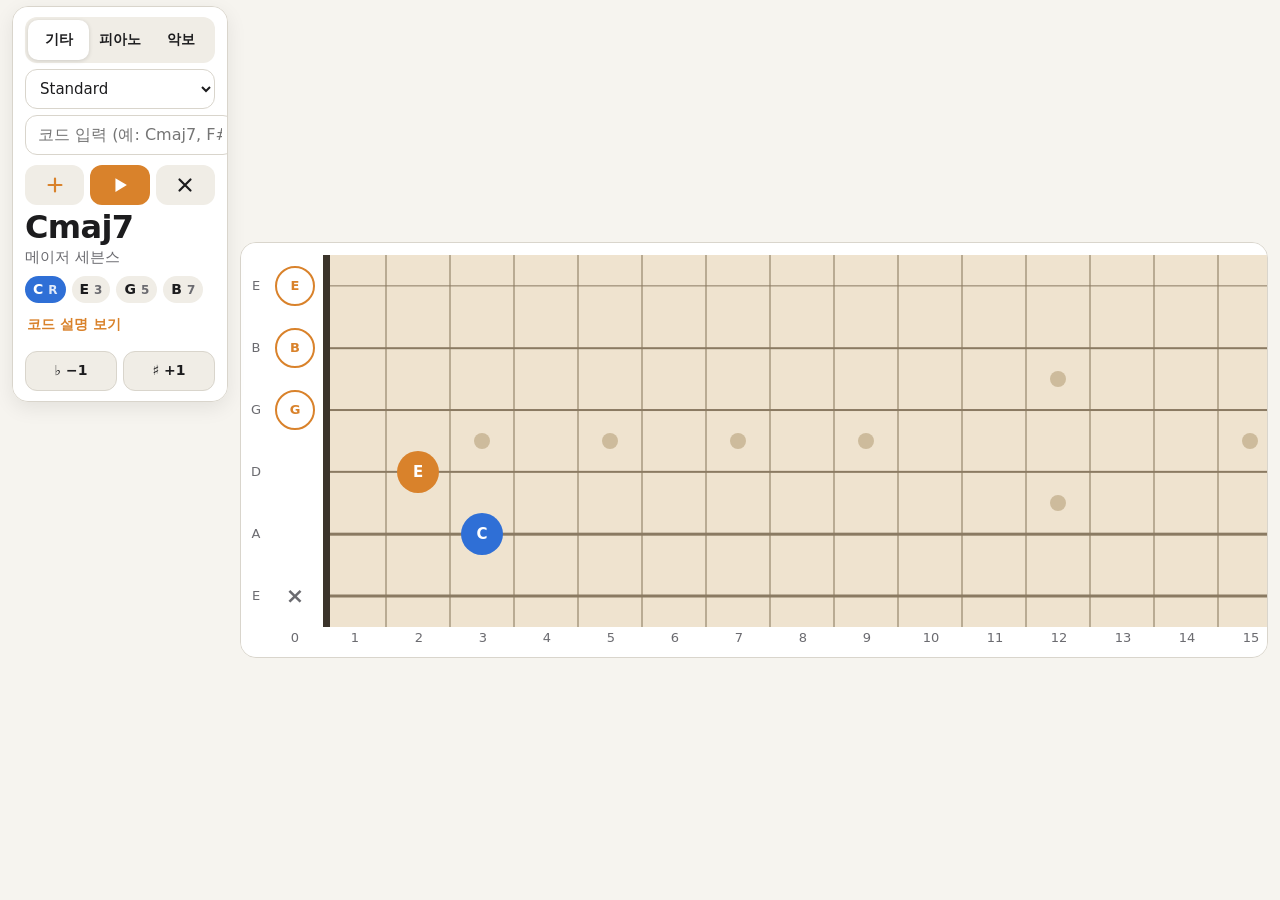
<file: index.html>
<!doctype html>
<html lang="ko">
<head>
  <meta charset="utf-8">
  <meta name="viewport" content="width=device-width, initial-scale=1, viewport-fit=cover">
  <title>보이싱 판독기</title>
  <meta name="description" content="기타 지판이나 피아노 건반에서 찍은 보이싱의 코드 이름을 알려줍니다.">
  <meta name="apple-mobile-web-app-capable" content="yes">
  <meta name="mobile-web-app-capable" content="yes">
  <meta name="apple-mobile-web-app-status-bar-style" content="default">
  <meta name="apple-mobile-web-app-title" content="보이싱">
  <meta name="theme-color" content="#f6f4ef" media="(prefers-color-scheme: light)">
  <meta name="theme-color" content="#16171b" media="(prefers-color-scheme: dark)">
  <link rel="manifest" href="manifest.webmanifest">
  <link rel="apple-touch-icon" href="icons/apple-touch-icon.png">
  <link rel="icon" type="image/png" href="icons/icon-192.png">
  <link rel="stylesheet" href="style.css?v=22">
</head>
<body>
  <header class="result" id="result" aria-live="polite">
    <div class="result-top">
      <div class="result-name-wrap">
        <div class="result-name" id="chordName">–</div>
        <div class="result-sub" id="chordSub"></div>
      </div>
      <div class="result-actions">
        <button class="icon-btn" id="captureBtn" aria-label="악보에 담기">
          <svg viewBox="0 0 24 24" width="22" height="22" aria-hidden="true"><path d="M12 5v14M5 12h14" stroke="currentColor" stroke-width="2.4" stroke-linecap="round"/></svg>
        </button>
        <button class="icon-btn" id="playBtn" aria-label="재생">
          <svg viewBox="0 0 24 24" width="22" height="22" aria-hidden="true"><path d="M7 4.5v15l12.5-7.5z" fill="currentColor"/></svg>
        </button>
        <button class="icon-btn" id="clearBtn" aria-label="지우기">
          <svg viewBox="0 0 24 24" width="22" height="22" aria-hidden="true"><path d="M6 6l12 12M18 6L6 18" stroke="currentColor" stroke-width="2.4" stroke-linecap="round"/></svg>
        </button>
      </div>
    </div>
    <div class="chips" id="tones"></div>
    <div class="card-row">
      <button class="info-toggle" id="infoToggle" aria-expanded="false" aria-controls="info">코드 설명 보기</button>
      <div class="shift" role="group" aria-label="반음 이동">
        <button id="shiftDown" aria-label="반음 내리기">♭ −1</button>
        <button id="shiftUp" aria-label="반음 올리기">♯ +1</button>
      </div>
    </div>
    <div class="info" id="info" hidden></div>
    <div class="alts" id="altsWrap" hidden>
      <span class="alts-label">다른 이름</span>
      <div class="chips" id="alts"></div>
    </div>
  </header>

  <main>
    <div class="controls">
      <div class="segmented" role="tablist" aria-label="악기">
        <button role="tab" data-mode="guitar" id="modeGuitar">기타</button>
        <button role="tab" data-mode="piano" id="modePiano">피아노</button>
        <button role="tab" data-mode="sheet" id="modeSheet">악보</button>
      </div>
      <label class="tuning" id="tuningWrap">
        <span class="sr-only">튜닝</span>
        <select id="tuning"></select>
      </label>
      <form class="chord-find" id="chordFind" autocomplete="off">
        <input id="chordQuery" type="text" inputmode="text" autocapitalize="off" autocorrect="off" spellcheck="false"
          placeholder="코드 입력 (예: Cmaj7, F#m7b5, G/B)" aria-label="코드 이름">
        <button type="submit">보기</button>
      </form>
      <div class="pos-nav" id="posNav" hidden>
        <button type="button" id="posPrev" aria-label="이전 포지션">◀</button>
        <span id="posLabel"></span>
        <button type="button" id="posNext" aria-label="다음 포지션">▶</button>
      </div>
    </div>

    <section id="guitarView" class="guitar" aria-label="기타 지판"></section>
    <section id="pianoView" class="piano" aria-label="피아노 건반" hidden></section>
    <section id="sheetView" class="sheet" aria-label="코드 악보" hidden>
      <div class="sheet-lib">
        <button type="button" id="libBtn">📂 내 악보</button>
        <button type="button" id="newSheet">＋ 새 악보</button>
      </div>
      <input id="sheetTitle" class="sheet-title" type="text" placeholder="제목 없는 코드 악보" aria-label="악보 제목" autocomplete="off">
      <div class="sheet-tools" id="sheetTools">
        <button id="sheetPdf">PDF로 저장</button>
        <button id="sheetImgBtn">이미지로 저장</button>
        <button id="sheetClear" class="danger">모두 지우기</button>
      </div>
      <div class="transpose" role="group" aria-label="악보 키 바꾸기">
        <span class="t-title">키</span>
        <button id="tDown" aria-label="반음 내리기">♭ −1</button>
        <span id="tLabel" class="t-label">원래 키</span>
        <button id="tUp" aria-label="반음 올리기">♯ +1</button>
        <button id="tReset">원래대로</button>
      </div>
      <div class="sheet-grid" id="sheetGrid"></div>
      <div class="lyrics-head">
        <h2>가사</h2>
        <label class="lyrics-opt"><input type="checkbox" id="lyricsDiag"> 다이어그램</label>
        <button id="lyricsToggle">가사 입력</button>
      </div>
      <div id="lyricsEdit" hidden>
        <textarea id="lyricsText" rows="8" placeholder="가사를 한 줄씩 입력하세요" aria-label="가사"></textarea>
      </div>
      <div class="lyrics" id="lyricsView"></div>
    </section>
    <p class="hint" id="hint"></p>
  </main>

  <div class="sheet-bar" id="sheetBar" hidden>
    <button data-act="left" aria-label="앞으로">◀</button>
    <button data-act="right" aria-label="뒤로">▶</button>
    <button data-act="load">불러오기</button>
    <button data-act="edit">수정</button>
    <button data-act="delete" class="danger">삭제</button>
  </div>
  <div class="chord-picker" id="chordPicker" hidden>
    <div class="picker-top">
      <span id="pickerTitle"></span>
      <button id="pickerRemove" class="danger">코드 빼기</button>
      <button id="pickerClose">닫기</button>
    </div>
    <div class="picker-chips" id="pickerChips"></div>
  </div>
  <div class="overlay ed-overlay" id="chordEditor" hidden>
    <div class="overlay-box ed-box" id="edBox" role="dialog" aria-label="코드 추가"></div>
  </div>
  <div class="overlay" id="libOverlay" hidden>
    <div class="overlay-box lib-box" id="libBox" role="dialog" aria-label="내 악보"></div>
  </div>
  <div class="toast" id="toast" role="status" hidden></div>
  <div class="overlay" id="imgOverlay" hidden>
    <div class="overlay-box">
      <img id="sheetImg" alt="코드 악보 이미지">
      <p>이미지를 길게 눌러 ‘사진에 저장’하거나 공유 버튼을 누르세요.</p>
      <div class="overlay-actions">
        <button id="shareImg" class="primary">공유 / 저장</button>
        <button id="closeImg">닫기</button>
      </div>
    </div>
  </div>

  <script src="guitar-shapes.js?v=22"></script>
  <script src="chord.js?v=22"></script>
  <script src="diagram.js?v=22"></script>
  <script src="app.js?v=22"></script>
</body>
</html>
</file>
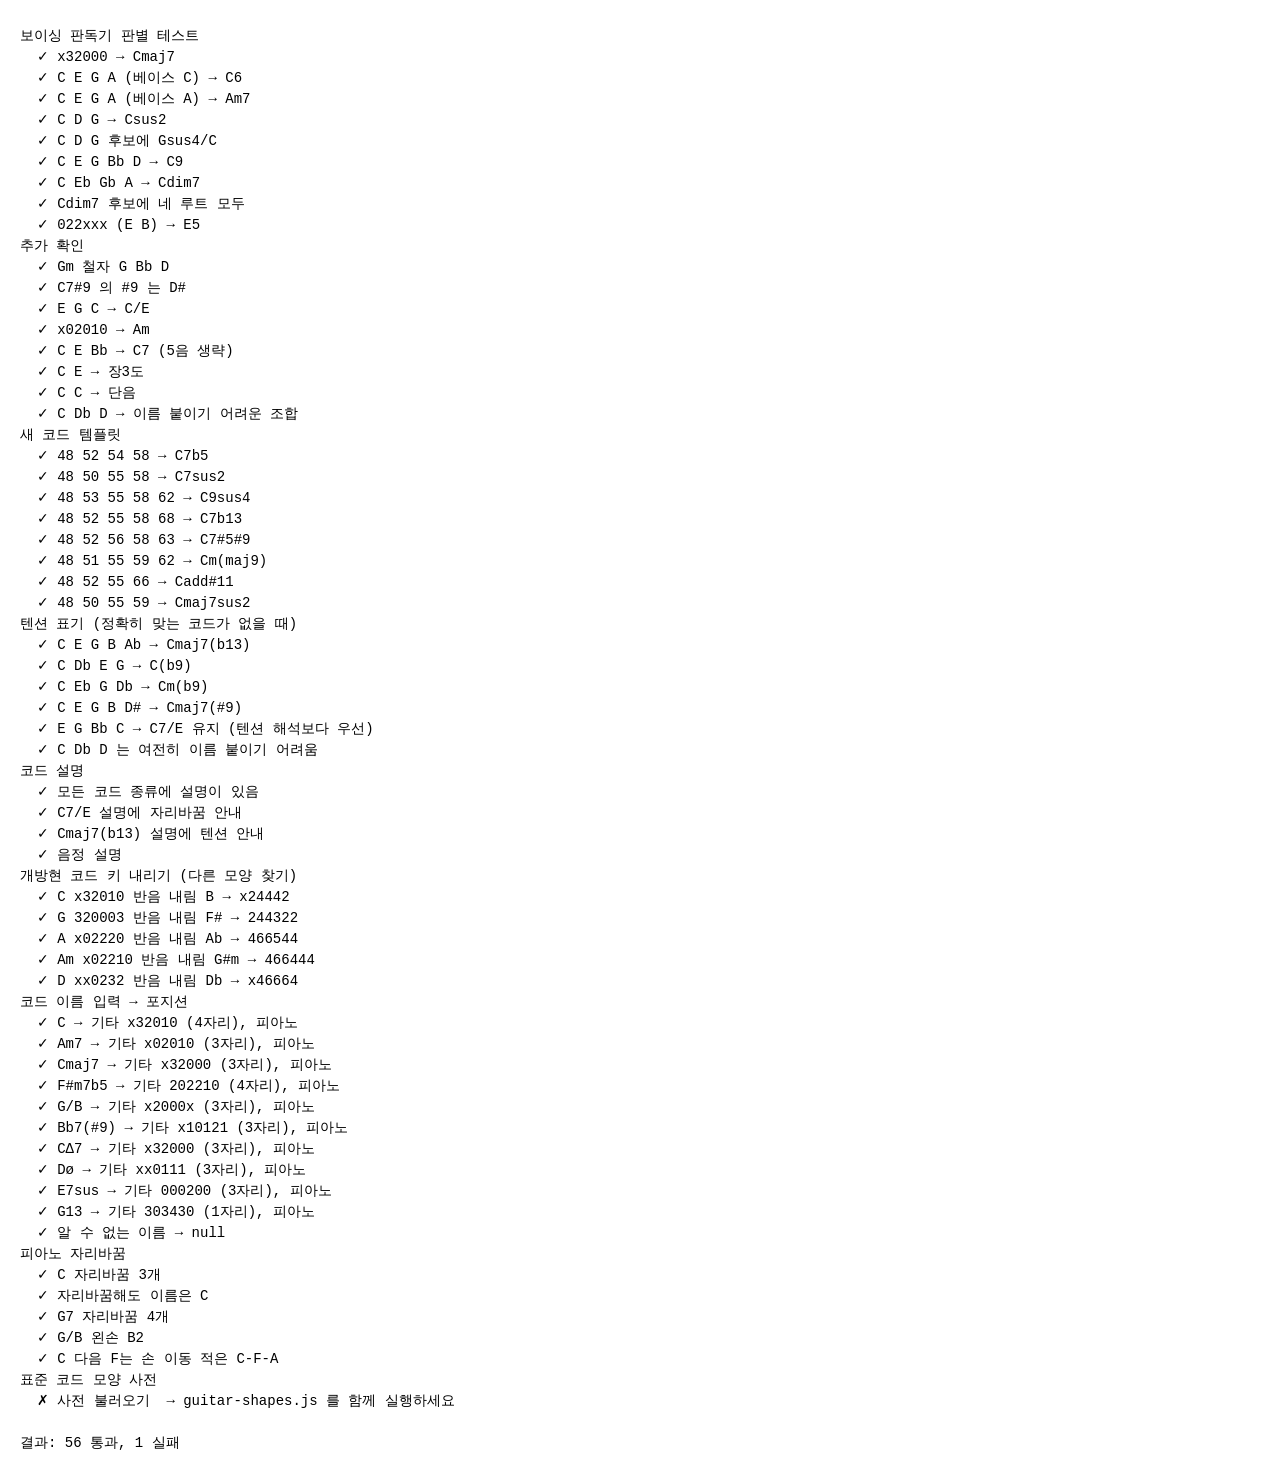
<file: tests/index.html>
<!doctype html><meta charset="utf-8"><title>판별 테스트</title>
<pre id="o" style="font:14px/1.5 ui-monospace,monospace;padding:12px"></pre>
<script>var print=function(s){document.getElementById('o').textContent+=s+'\n';};</script>
<script src="../chord.js"></script><script src="chord.test.js"></script>
</file>
<file: style.css>
:root {
  --bg: #f6f4ef;
  --card: #ffffff;
  --text: #1c1c1e;
  --muted: #6b6b70;
  --line: #d9d5cc;
  --accent: #d9822b;
  --accent-text: #ffffff;
  --bass: #2f6fd6;
  --chip: #f0ede6;
  --wood: #efe3cf;
  --string: #8a7a62;
  --fret: #b9ab93;
  --nut: #3b342b;
  --inlay: #cdbb9c;
  --white-key: #ffffff;
  --black-key: #26262a;
  --shadow: 0 6px 20px rgba(0, 0, 0, .08);
  color-scheme: light dark;
}
@media (prefers-color-scheme: dark) {
  :root {
    --bg: #16171b;
    --card: #222329;
    --text: #f2f2f4;
    --muted: #a0a0a8;
    --line: #34353d;
    --accent: #f0a04b;
    --accent-text: #1a1206;
    --bass: #6aa2ff;
    --chip: #2d2e36;
    --wood: #2a2520;
    --string: #b8a88c;
    --fret: #5a5045;
    --nut: #e8dcc6;
    --inlay: #4a4137;
    --white-key: #e9e9ec;
    --black-key: #0c0c0e;
    --shadow: 0 6px 20px rgba(0, 0, 0, .4);
  }
}

* { box-sizing: border-box; -webkit-tap-highlight-color: transparent; }
html { -webkit-text-size-adjust: 100%; }
body {
  margin: 0;
  background: var(--bg);
  color: var(--text);
  font: 16px/1.4 -apple-system, BlinkMacSystemFont, "Apple SD Gothic Neo", "Pretendard", system-ui, sans-serif;
  padding: 0 max(12px, env(safe-area-inset-right)) calc(24px + env(safe-area-inset-bottom)) max(12px, env(safe-area-inset-left));
  touch-action: manipulation;
  -webkit-user-select: none;
  user-select: none;
}
button, select { font: inherit; color: inherit; touch-action: manipulation; }
button { cursor: pointer; }
.sr-only { position: absolute; width: 1px; height: 1px; overflow: hidden; clip: rect(0 0 0 0); }

/* 결과 카드 — 상단 고정 */
.result {
  position: sticky;
  top: 0;
  z-index: 10;
  margin: 0 -12px;
  padding: calc(env(safe-area-inset-top) + 10px) 16px 12px;
  background: var(--card);
  border-bottom: 1px solid var(--line);
  box-shadow: var(--shadow);
}
.result-top { display: flex; align-items: flex-start; gap: 8px; }
.result-name-wrap { flex: 1; min-width: 0; }
.result-name {
  font-size: 44px; line-height: 1.05; font-weight: 750; letter-spacing: -0.02em;
  white-space: nowrap; overflow: hidden; text-overflow: ellipsis;
}
.result-name .slash { font-size: .62em; font-weight: 650; color: var(--bass); }
.result-name.small { font-size: 24px; padding-top: 8px; }
.result-sub { color: var(--muted); font-size: 15px; margin-top: 2px; min-height: 21px; }
.result-sub .tag { display: inline-block; margin-left: 6px; padding: 0 7px; border-radius: 6px; background: var(--chip); font-size: 13px; }
.result-actions { display: flex; gap: 8px; }
.icon-btn {
  width: 48px; height: 48px; border-radius: 14px; border: 0;
  background: var(--chip); display: grid; place-items: center;
}
.icon-btn:active { transform: scale(.94); }
#playBtn { background: var(--accent); color: var(--accent-text); }

.chips { display: flex; flex-wrap: wrap; gap: 6px; margin-top: 10px; }
.chip {
  display: inline-flex; align-items: baseline; gap: 5px;
  padding: 5px 10px; border-radius: 999px; background: var(--chip);
  font-weight: 650; font-size: 16px;
}
.chip .deg { font-size: 12px; font-weight: 600; color: var(--muted); }
.chip.bass { background: var(--bass); color: #fff; }
.chip.bass .deg { color: rgba(255, 255, 255, .85); }
.alts { display: flex; align-items: center; gap: 8px; margin-top: 8px; }
.alts .chips { margin-top: 0; flex-wrap: nowrap; overflow-x: auto; scrollbar-width: none; padding-bottom: 2px; }
.alts .chips::-webkit-scrollbar { display: none; }
.alts-label { font-size: 13px; color: var(--muted); white-space: nowrap; }
.alt {
  min-height: 36px; padding: 0 12px; border-radius: 999px; white-space: nowrap;
  border: 1px solid var(--line); background: transparent; font-weight: 600; font-size: 15px;
  position: relative;
}
.alt::after { content: ""; position: absolute; inset: -4px 0; } /* 터치 영역 44px 확보 */

/* 컨트롤 */
.controls { display: flex; gap: 8px; margin: 14px 0 12px; align-items: center; }
.segmented { display: flex; background: var(--chip); border-radius: 12px; padding: 3px; flex: 1; }
.segmented button {
  flex: 1; min-height: 44px; border: 0; border-radius: 10px; background: transparent; font-weight: 600;
}
.segmented button[aria-selected="true"] { background: var(--card); box-shadow: 0 1px 4px rgba(0, 0, 0, .15); }
.tuning select {
  min-height: 50px; max-width: 46vw; padding: 0 10px; border-radius: 12px;
  border: 1px solid var(--line); background: var(--card); font-size: 15px;
}
.hint { color: var(--muted); font-size: 13px; text-align: center; margin: 14px 0 0; }

/* 기타 지판 (세로) */
.guitar {
  --cols: 6;
  display: grid;
  grid-template-columns: 26px repeat(6, 1fr);
  max-width: 420px; margin: 0 auto;
}
.g-cell {
  position: relative; height: 46px; border: 0; padding: 0; background: transparent;
  display: grid; place-items: center;
}
.g-num { font-size: 12px; color: var(--muted); display: grid; place-items: center; height: 46px; font-variant-numeric: tabular-nums; }
.g-head { font-size: 12px; color: var(--muted); text-align: center; height: 22px; }
.g-open { height: 44px; font-size: 20px; font-weight: 700; color: var(--muted); }
.g-open.on { color: var(--accent); }
.g-fret { background: var(--wood); border-bottom: 2px solid var(--fret); }
.g-fret.first { border-top: 6px solid var(--nut); }
/* 줄 */
.g-fret::before {
  content: ""; position: absolute; top: 0; bottom: -2px; left: 50%;
  width: var(--sw, 1.5px); transform: translateX(-50%); background: var(--string);
}
.g-fret.edge-l { border-top-left-radius: 0; }
.dot {
  position: relative; z-index: 2; width: 34px; height: 34px; border-radius: 50%;
  background: var(--accent); color: var(--accent-text);
  display: grid; place-items: center; font-size: 13px; font-weight: 700;
}
.dot.bass { background: var(--bass); color: #fff; }
.g-inlay {
  position: absolute; z-index: 1; width: 14px; height: 14px; border-radius: 50%; background: var(--inlay);
  pointer-events: none;
}
.g-open .mark { display: grid; place-items: center; width: 34px; height: 34px; }
.g-open .mark.note { border-radius: 50%; border: 2.5px solid var(--accent); font-size: 13px; color: var(--accent); }
.g-open .mark.note.bass { border-color: var(--bass); color: var(--bass); }

/* 피아노 */
.piano { display: flex; flex-direction: column; gap: 14px; max-width: 520px; margin: 0 auto; }
.octave-label { font-size: 12px; color: var(--muted); margin-bottom: 4px; }
.keys { position: relative; height: 140px; display: flex; }
.wkey {
  flex: 0 0 calc(100% / var(--n, 8)); height: 100%; border: 1px solid var(--line); border-radius: 0 0 8px 8px;
  background: var(--white-key); color: #555; display: flex; align-items: flex-end; justify-content: center;
  padding-bottom: 8px; font-size: 12px; font-weight: 600;
}
.bkey {
  position: absolute; top: 0; z-index: 2; width: calc(100% / var(--n, 8) * .64); height: 60%;
  border: 0; border-radius: 0 0 6px 6px; background: var(--black-key); color: #ddd;
  display: flex; align-items: flex-end; justify-content: center; padding-bottom: 6px; font-size: 10px;
}
.wkey.on, .bkey.on { background: var(--accent); color: var(--accent-text); }
.wkey.on.bass, .bkey.on.bass { background: var(--bass); color: #fff; }
[hidden] { display: none !important; }

/* 담기 버튼 */
#captureBtn { color: var(--accent); }

/* 악보 */
.sheet { max-width: 720px; margin: 0 auto; }
.sheet-title {
  width: 100%; min-height: 48px; padding: 0 12px; border-radius: 12px; border: 1px solid var(--line);
  background: var(--card); color: var(--text); font: inherit; font-size: 20px; font-weight: 700;
  -webkit-user-select: text; user-select: text;
}
.sheet-tools { display: flex; gap: 8px; margin: 10px 0 12px; }
.sheet-tools button, .sheet-bar button, .overlay-actions button {
  flex: 1; min-height: 44px; border-radius: 12px; border: 1px solid var(--line); background: var(--card);
  font-weight: 600; font-size: 15px;
}
.sheet-tools button:disabled { opacity: .4; }
.danger { color: #d64545; }
.sheet-grid { display: grid; grid-template-columns: repeat(3, 1fr); gap: 8px; }
.sheet-card {
  position: relative; display: flex; flex-direction: column; align-items: center; gap: 4px;
  min-height: 150px; padding: 22px 6px 10px; border-radius: 12px; border: 1px solid var(--line);
  background: var(--card); color: var(--text);
}
.sheet-card.sel { border-color: var(--accent); box-shadow: 0 0 0 2px var(--accent); }
.sc-num { position: absolute; top: 5px; left: 8px; font-size: 11px; color: var(--muted); }
.sc-name { font-size: 20px; font-weight: 750; line-height: 1.1; max-width: 100%; white-space: nowrap; overflow: hidden; text-overflow: ellipsis; }
.sc-name.long { font-size: 15px; padding-top: 4px; }
.sc-diagram { display: block; }
.sc-diagram svg { display: block; width: 100%; height: auto; }
.sc-diagram.guitar { width: 76%; }
.sc-diagram.piano { width: 92%; margin-top: 8px; }
.sc-tuning { font-size: 10px; color: var(--muted); }
.sheet-empty { grid-column: 1 / -1; text-align: center; color: var(--muted); padding: 40px 0; line-height: 1.7; }
.sheet-bar {
  position: fixed; left: 0; right: 0; bottom: 0; z-index: 20; display: flex; gap: 8px;
  padding: 10px max(12px, env(safe-area-inset-right)) calc(10px + env(safe-area-inset-bottom)) max(12px, env(safe-area-inset-left));
  background: var(--card); border-top: 1px solid var(--line); box-shadow: var(--shadow);
}
.toast {
  position: fixed; left: 50%; top: calc(env(safe-area-inset-top) + 14px); transform: translateX(-50%); z-index: 30;
  padding: 10px 16px; border-radius: 999px; background: var(--text); color: var(--bg); font-weight: 600; font-size: 14px;
}
.overlay {
  position: fixed; inset: 0; z-index: 40; background: rgba(0, 0, 0, .6); display: grid; place-items: center;
  padding: calc(env(safe-area-inset-top) + 16px) 16px calc(env(safe-area-inset-bottom) + 16px);
}
.overlay-box { background: var(--card); border-radius: 16px; padding: 14px; max-width: 520px; width: 100%; max-height: 100%; overflow: auto; }
.overlay-box img { display: block; width: 100%; border-radius: 8px; border: 1px solid var(--line); -webkit-touch-callout: default; }
.overlay-box p { font-size: 13px; color: var(--muted); margin: 10px 0; text-align: center; }
.overlay-actions { display: flex; gap: 8px; }
.overlay-actions .primary { background: var(--accent); color: var(--accent-text); border-color: transparent; }

/* 인쇄 / PDF: 악보만 */
@media print {
  :root { --bg: #fff; --card: #fff; --text: #000; --muted: #666; --line: #bbb; }
  @page { margin: 14mm; }
  body { background: #fff; color: #000; padding: 0; }
  .result, .controls, .hint, .sheet-tools, .sheet-bar, .toast, .overlay, .guitar, .piano { display: none !important; }
  .sheet { display: block !important; max-width: none; }
  .sheet-title { border: 0; padding: 0 0 8px; font-size: 24px; }
  .sheet-title:placeholder-shown { display: none; }
  .sheet-grid { grid-template-columns: repeat(4, 1fr); gap: 10px; }
  .sheet-card { break-inside: avoid; box-shadow: none !important; border-color: #bbb !important; min-height: 0; }
  .sheet-empty { display: none; }
}
.result-name.mid { font-size: 32px; padding-top: 4px; }

/* 가사 */
.lyrics-head { display: flex; align-items: center; gap: 8px; margin: 22px 0 8px; }
.lyrics-head h2 { flex: 1; margin: 0; font-size: 18px; }
.lyrics-opt { display: flex; align-items: center; gap: 6px; min-height: 44px; font-size: 14px; color: var(--muted); }
.lyrics-opt input { width: 20px; height: 20px; accent-color: var(--accent); }
#lyricsToggle { min-height: 44px; padding: 0 16px; border-radius: 12px; border: 1px solid var(--line); background: var(--card); font-weight: 600; }
#lyricsText {
  width: 100%; padding: 12px; border-radius: 12px; border: 1px solid var(--line); background: var(--card); color: var(--text);
  font: inherit; font-size: 17px; line-height: 1.6; resize: vertical; -webkit-user-select: text; user-select: text;
}
.lyrics { background: var(--card); border: 1px solid var(--line); border-radius: 12px; padding: 10px 10px 14px; }
.lyrics .sheet-empty.small { padding: 18px 0; font-size: 14px; }
.ly-line { display: flex; flex-wrap: wrap; align-items: flex-end; margin-bottom: 4px; }
.ly-line.empty { height: 16px; }
.ly-word { display: flex; flex-wrap: wrap; align-items: flex-end; max-width: 100%; }
.ly-cell {
  display: inline-flex; flex-direction: column; align-items: flex-start; justify-content: flex-end;
  min-height: 46px; padding: 0; border: 0; border-radius: 6px; background: transparent; color: var(--text);
}
.ly-cell.sel { background: color-mix(in srgb, var(--accent) 22%, transparent); }
/* 폭 0: 코드가 글자 폭을 넓히지 않고 글자 왼쪽에서 오른쪽으로 걸침 */
.ly-chord { display: block; width: 0; min-height: 20px; overflow: visible; }
.ly-chord-in { display: inline-flex; flex-direction: column; align-items: flex-start; }
.ly-name { font-size: 15px; font-weight: 750; color: var(--accent); white-space: nowrap; line-height: 20px; }
/* 지판·건반의 .guitar/.piano 규칙(그리드, 가운데 정렬)이 따라오지 않게 */
.ly-diag.guitar, .ly-diag.piano { display: block; margin: 0; max-width: none; width: auto; padding: 0; }
.ly-diag svg { display: block; height: auto; }
/* 코드표의 6번줄(왼쪽 끝 줄)이 글자 왼쪽과 같은 선에 오도록. 22 = diagram.js의 sx(0), 폭 100 기준 */
.ly-diag.guitar svg { width: 40px; transform: translateX(-22%); }
.ly-diag.piano svg { width: 56px; margin-top: 2px; transform: translateX(-1px); }
.ly-ch { font-size: 19px; line-height: 26px; }
.chord-picker {
  position: fixed; left: 0; right: 0; bottom: 0; z-index: 25; background: var(--card); border-top: 1px solid var(--line);
  box-shadow: var(--shadow); padding: 10px max(12px, env(safe-area-inset-right)) calc(12px + env(safe-area-inset-bottom)) max(12px, env(safe-area-inset-left));
}
.picker-top { display: flex; align-items: center; gap: 8px; }
.picker-top span { flex: 1; font-weight: 700; }
.picker-top button { min-height: 44px; padding: 0 14px; border-radius: 12px; border: 1px solid var(--line); background: var(--bg); font-weight: 600; }
.picker-chips { display: flex; gap: 8px; overflow-x: auto; padding: 10px 0 2px; scrollbar-width: none; }
.picker-chips::-webkit-scrollbar { display: none; }
.pick-chip {
  flex: 0 0 auto; display: flex; flex-direction: column; align-items: center; gap: 4px; min-width: 64px; min-height: 44px;
  padding: 8px 10px; border-radius: 12px; border: 1px solid var(--line); background: var(--bg); font-weight: 700; font-size: 15px;
}
.pc-diag svg { display: block; height: 44px; width: auto; }
.pc-diag.piano svg { height: 26px; }
.picker-empty { margin: 4px 0; color: var(--muted); font-size: 14px; }
@media print {
  .chord-picker, #lyricsToggle, .lyrics-opt, #lyricsEdit { display: none !important; }
  .lyrics { border: 0; padding: 0; }
  .lyrics:has(.sheet-empty) , .lyrics-head:has(+ #lyricsEdit + .lyrics .sheet-empty) { display: none !important; }
  .ly-cell.sel { background: none; }
  .ly-name { color: #000; }
  .lyrics-head { margin-top: 16px; }
}

/* 코드 설명 */
.info-toggle {
  display: block; min-height: 36px; margin-top: 6px; padding: 0 2px; border: 0; background: none;
  color: var(--accent); font-size: 14px; font-weight: 650; position: relative;
}
.info-toggle::after { content: ""; position: absolute; inset: -4px 0; }
.info p { margin: 0 0 6px; }
.info p:last-child { margin-bottom: 0; }
.result-name.long { font-size: 25px; padding-top: 10px; }

/* ---------- 세로 화면 (iPhone 17: 402×874 기준) ---------- */
/* 코드 설명은 아래에서 올라오는 시트로: 고정된 결과 카드가 지판을 가리지 않게 */
.info {
  position: fixed; left: 0; right: 0; bottom: 0; z-index: 30; max-height: 55vh; overflow-y: auto;
  padding: 0 max(16px, env(safe-area-inset-right)) calc(16px + env(safe-area-inset-bottom)) max(16px, env(safe-area-inset-left));
  border-radius: 18px 18px 0 0; border-top: 1px solid var(--line); background: var(--card);
  box-shadow: 0 -10px 30px rgba(0, 0, 0, .25); font-size: 15px; line-height: 1.65;
}
.info-head {
  position: sticky; top: 0; display: flex; align-items: center; justify-content: space-between;
  padding: 12px 0 8px; background: var(--card); font-size: 16px;
}
.info-close { min-height: 44px; padding: 0 16px; border-radius: 12px; border: 1px solid var(--line); background: var(--bg); font-weight: 600; }
.result { padding-bottom: 10px; }
.result-name { font-size: 42px; }
.chips { margin-top: 8px; }
.info-toggle { margin-top: 4px; }
.dot { width: 38px; height: 38px; font-size: 14px; }
.g-open .mark { width: 36px; height: 36px; }

/* ---------- 가로 화면 ---------- */
@media (orientation: landscape) and (min-width: 600px) {
  body {
    --land-h: calc(100dvh - env(safe-area-inset-top) - env(safe-area-inset-bottom));
    display: grid; grid-template-columns: 216px 1fr; gap: 12px; align-items: start;
    padding-top: env(safe-area-inset-top); padding-bottom: env(safe-area-inset-bottom);
  }
  body:has(.result[hidden]) { grid-template-columns: 1fr; }
  .result {
    top: 6px; margin: 6px 0; border-radius: 16px; border: 1px solid var(--line);
    max-height: calc(var(--land-h) - 12px); overflow-y: auto; padding: 10px 12px;
  }
  .result .controls { flex-wrap: wrap; margin: 0 0 10px; gap: 6px; }
  .result .segmented { flex: 1 1 100%; }
  .result .segmented button { min-height: 40px; font-size: 14px; }
  .result .tuning { flex: 1 1 100%; }
  .result .tuning select { width: 100%; max-width: none; min-height: 40px; }
  .result-name { font-size: 32px; }
  .result-name.mid { font-size: 25px; }
  .result-name.long { font-size: 20px; }
  .result-top { flex-direction: column; gap: 6px; }
  .result-name-wrap { width: 100%; }
  .result-actions { order: -1; width: 100%; gap: 6px; }
  .result-actions .icon-btn { flex: 1; height: 40px; border-radius: 12px; }
  .chip { font-size: 14px; padding: 4px 8px; }
  .info {
    position: static; max-height: none; padding: 10px 12px; border: 0; border-radius: 12px;
    background: var(--chip); box-shadow: none; font-size: 13px; line-height: 1.6;
  }
  .info-head { display: none; }
  main { min-width: 0; padding-top: 6px; }
  .controls { margin: 8px 0 10px; }
  .hint { display: none; }

  /* 가로 지판: 위 1번줄 ~ 아래 6번줄, 왼쪽 헤드. 줄 높이는 화면 높이에 맞춤 */
  .guitar.h {
    --row: clamp(40px, calc((var(--land-h) - 100px) / 6), 62px);
    grid-template-columns: 22px 56px repeat(15, minmax(64px, 1fr));
    max-width: none; overflow-x: auto; overscroll-behavior-x: contain; scrollbar-width: none;
    padding: 12px 12px 8px 4px; border-radius: 16px; border: 1px solid var(--line); background: var(--card);
    margin: 0; width: 100%; min-width: 0;
  }
  .piano { margin: 0; width: 100%; }
  /* 기타·피아노 화면은 남는 높이의 가운데에 */
  body[data-view="guitar"] main, body[data-view="piano"] main {
    display: flex; flex-direction: column; justify-content: center; min-height: var(--land-h); padding: 8px 0;
  }
  .guitar.h::-webkit-scrollbar { display: none; }
  .guitar.h .g-cell, .guitar.h .g-head { height: var(--row); }
  .guitar.h .g-head { display: grid; place-items: center; font-size: 13px; }
  .guitar.h .g-num { height: 22px; font-size: 13px; }
  .guitar.h .g-fret { border-bottom: 0; border-right: 2px solid var(--fret); }
  .guitar.h .g-fret.first { border-top: 0; border-left: 7px solid var(--nut); }
  .guitar.h .g-fret::before {
    top: 50%; bottom: auto; left: 0; right: -2px; width: auto; height: var(--sw, 1.5px); transform: translateY(-50%);
  }
  .guitar.h .g-inlay { left: 50%; margin-left: -8px; width: 16px; height: 16px; }
  .guitar.h .dot { width: min(42px, calc(var(--row) - 8px)); height: min(42px, calc(var(--row) - 8px)); font-size: 15px; }
  .guitar.h .g-open .mark { width: min(40px, calc(var(--row) - 8px)); height: min(40px, calc(var(--row) - 8px)); }
  .guitar.h .g-open { font-size: 22px; }

  .piano { max-width: none; gap: 8px; }
  .octave-label { margin-bottom: 2px; }
  .keys { height: calc((var(--land-h) - 64px) / 2); min-height: 100px; }
  .sheet { max-width: none; }
  .sheet-grid { grid-template-columns: repeat(auto-fill, minmax(140px, 1fr)); }
}

/* 스트럼: 세로 화면은 페이지 세로 스크롤만, 가로 화면은 지판 가로 스크롤만 브라우저에 맡김 */
.guitar { touch-action: pan-y; -webkit-touch-callout: none; }
@media (orientation: landscape) and (min-width: 600px) { .guitar.h { touch-action: pan-x; } }
.dot.hit, .mark.note.hit { animation: pluck .28s ease-out; }
@keyframes pluck { 0% { transform: scale(1.25); filter: brightness(1.3); } 100% { transform: scale(1); } }

/* 반음 이동 */
.card-row { display: flex; align-items: center; justify-content: space-between; gap: 8px; margin-top: 4px; }
.card-row .info-toggle { margin-top: 0; }
.shift { display: flex; gap: 6px; }
.shift button, .transpose button {
  min-height: 40px; min-width: 56px; padding: 0 10px; border-radius: 12px; border: 1px solid var(--line);
  background: var(--chip); font-weight: 700; font-size: 14px; position: relative;
}
.shift button::after { content: ""; position: absolute; inset: -2px 0; }
.shift button:disabled, .transpose button:disabled { opacity: .4; }
.transpose { display: flex; align-items: center; gap: 8px; margin: 0 0 12px; flex-wrap: wrap; }
.transpose button { min-height: 44px; background: var(--card); }
.t-title { font-weight: 700; }
.t-label { min-width: 88px; text-align: center; font-weight: 700; color: var(--accent); font-size: 14px; }
@media (orientation: landscape) and (min-width: 600px) {
  .card-row { flex-wrap: wrap; }
  .shift { width: 100%; }
  .shift button { flex: 1; }
}
@media print { .transpose { display: none !important; } }

/* 코드 이름으로 찾기 */
.controls { flex-wrap: wrap; }
.chord-find { flex: 1 1 100%; display: flex; gap: 8px; }
.chord-find input {
  flex: 1; min-width: 0; min-height: 44px; padding: 0 12px; border-radius: 12px; border: 1px solid var(--line);
  background: var(--card); color: var(--text); font: inherit; font-size: 16px; -webkit-user-select: text; user-select: text;
}
.chord-find button { min-height: 44px; padding: 0 16px; border-radius: 12px; border: 0; background: var(--accent); color: var(--accent-text); font-weight: 700; }
.pos-nav { flex: 1 1 100%; display: flex; align-items: center; gap: 8px; }
.pos-nav button { min-width: 52px; min-height: 44px; border-radius: 12px; border: 1px solid var(--line); background: var(--card); font-size: 16px; }
.pos-nav span { flex: 1; text-align: center; font-weight: 700; color: var(--accent); font-size: 14px; }
body[data-view="sheet"] .controls .chord-find, body[data-view="sheet"] .controls .pos-nav { display: none; }
@media (orientation: landscape) and (min-width: 600px) {
  .result .chord-find input, .result .chord-find button { min-height: 40px; }
  .result .pos-nav button { min-height: 40px; min-width: 44px; }
}

/* 손가락 번호 (사전 모양일 때) */
.dot { position: relative; }
.fing {
  position: absolute; right: -5px; top: -5px; min-width: 17px; height: 17px; padding: 0 3px; border-radius: 9px;
  background: var(--text); color: var(--bg); font-size: 11px; font-style: normal; font-weight: 800; line-height: 17px; text-align: center;
}

/* 악보: 코드 추가 칸 */
.add-card { justify-content: center; border-style: dashed; color: var(--accent); font-weight: 700; gap: 4px; }
.add-card b { font-size: 30px; line-height: 1; }
.new-chip { color: var(--accent); justify-content: center; border-style: dashed; }
.new-chip b { font-size: 22px; line-height: 1; }
@media print { .add-card { display: none !important; } }

/* 코드 추가·수정 창 */
.ed-box { max-width: 420px; display: flex; flex-direction: column; gap: 10px; }
.ed-head { display: flex; align-items: center; justify-content: space-between; font-size: 17px; }
.ed-head button { min-height: 40px; padding: 0 14px; border-radius: 12px; border: 1px solid var(--line); background: var(--bg); font-weight: 600; }
.ed-box .chord-find, .ed-box .pos-nav { flex: none; }
.ed-kind button { min-height: 40px; }
.ed-grid { display: grid; grid-template-columns: 30px repeat(6, 1fr); width: 100%; max-width: 320px; margin: 0 auto; }
.ed-open { height: 36px; border: 0; background: none; font-size: 18px; font-weight: 700; color: var(--muted); }
.ed-num { display: grid; place-items: center; font-size: 12px; color: var(--muted); font-variant-numeric: tabular-nums; }
.ed-cell { position: relative; height: 44px; border: 0; padding: 0; background: var(--wood); border-bottom: 2px solid var(--fret); display: grid; place-items: center; }
.ed-cell.first { border-top: 5px solid var(--nut); }
.ed-cell::before { content: ""; position: absolute; top: 0; bottom: -2px; left: 50%; width: 1.5px; transform: translateX(-50%); background: var(--string); }
.ed-dot {
  position: relative; z-index: 1; width: 30px; height: 30px; border-radius: 50%; background: var(--accent); color: var(--accent-text);
  display: grid; place-items: center; font-size: 13px; font-weight: 800;
}
.ed-start { display: flex; align-items: center; justify-content: center; gap: 12px; }
.ed-start button { min-width: 52px; min-height: 40px; border-radius: 12px; border: 1px solid var(--line); background: var(--card); }
.ed-start button:disabled { opacity: .35; }
.ed-start span { font-size: 13px; color: var(--muted); min-width: 110px; text-align: center; }
.ed-piano { color: var(--text); padding: 4px 0; }
.ed-piano svg { display: block; width: 100%; height: auto; max-height: 120px; }
.ed-name { text-align: center; font-size: 28px; font-weight: 800; min-height: 36px; }
.ed-name span { font-size: 14px; font-weight: 500; color: var(--muted); }
.overlay-actions button:disabled { opacity: .4; }

/* 가사 코드 고르기: 탭한 글자 위에 뜨는 말풍선 */
.chord-picker {
  left: auto; right: auto; bottom: auto; border: 1px solid var(--line); border-radius: 16px;
  padding: 8px 10px 10px; box-shadow: 0 10px 30px rgba(0, 0, 0, .3);
}
.chord-picker::after {
  content: ""; position: absolute; left: var(--ax, 50%); bottom: -7px; width: 12px; height: 12px; margin-left: -6px;
  background: var(--card); border-right: 1px solid var(--line); border-bottom: 1px solid var(--line); transform: rotate(45deg);
}
.chord-picker.below::after { bottom: auto; top: -7px; transform: rotate(225deg); }
.picker-top span { font-size: 14px; }
.picker-top button { min-height: 40px; padding: 0 12px; }
.picker-chips { padding-top: 8px; }
.pick-chip { min-width: 58px; padding: 6px 8px; font-size: 14px; }
.pc-diag svg { height: 40px; }

/* 내 악보 */
.sheet-lib { display: flex; gap: 8px; margin-bottom: 8px; }
.sheet-lib button {
  flex: 1; min-height: 44px; border-radius: 12px; border: 1px solid var(--line); background: var(--card); font-weight: 700; font-size: 15px;
}
.sheet-lib #newSheet { flex: 0 0 auto; padding: 0 16px; color: var(--accent); }
.lib-box { max-width: 460px; max-height: 85vh; overflow-y: auto; display: flex; flex-direction: column; gap: 8px; }
.lib-new { min-height: 48px; border-radius: 12px; border: 1px dashed var(--accent); background: none; color: var(--accent); font-weight: 700; }
.lib-row { display: flex; gap: 6px; align-items: stretch; padding: 6px; border-radius: 14px; border: 1px solid var(--line); }
.lib-row.cur { border-color: var(--accent); box-shadow: 0 0 0 1px var(--accent); }
.lib-main { flex: 1; min-width: 0; display: flex; flex-direction: column; align-items: flex-start; gap: 2px; border: 0; background: none; text-align: left; padding: 6px; }
.lib-main b { font-size: 16px; max-width: 100%; overflow: hidden; text-overflow: ellipsis; white-space: nowrap; }
.lib-main span { font-size: 12px; color: var(--muted); }
.lib-row > button:not(.lib-main) { min-width: 44px; min-height: 44px; padding: 0 8px; border-radius: 10px; border: 1px solid var(--line); background: var(--bg); font-size: 13px; font-weight: 600; }
@media print { .sheet-lib { display: none !important; } }
</file>
